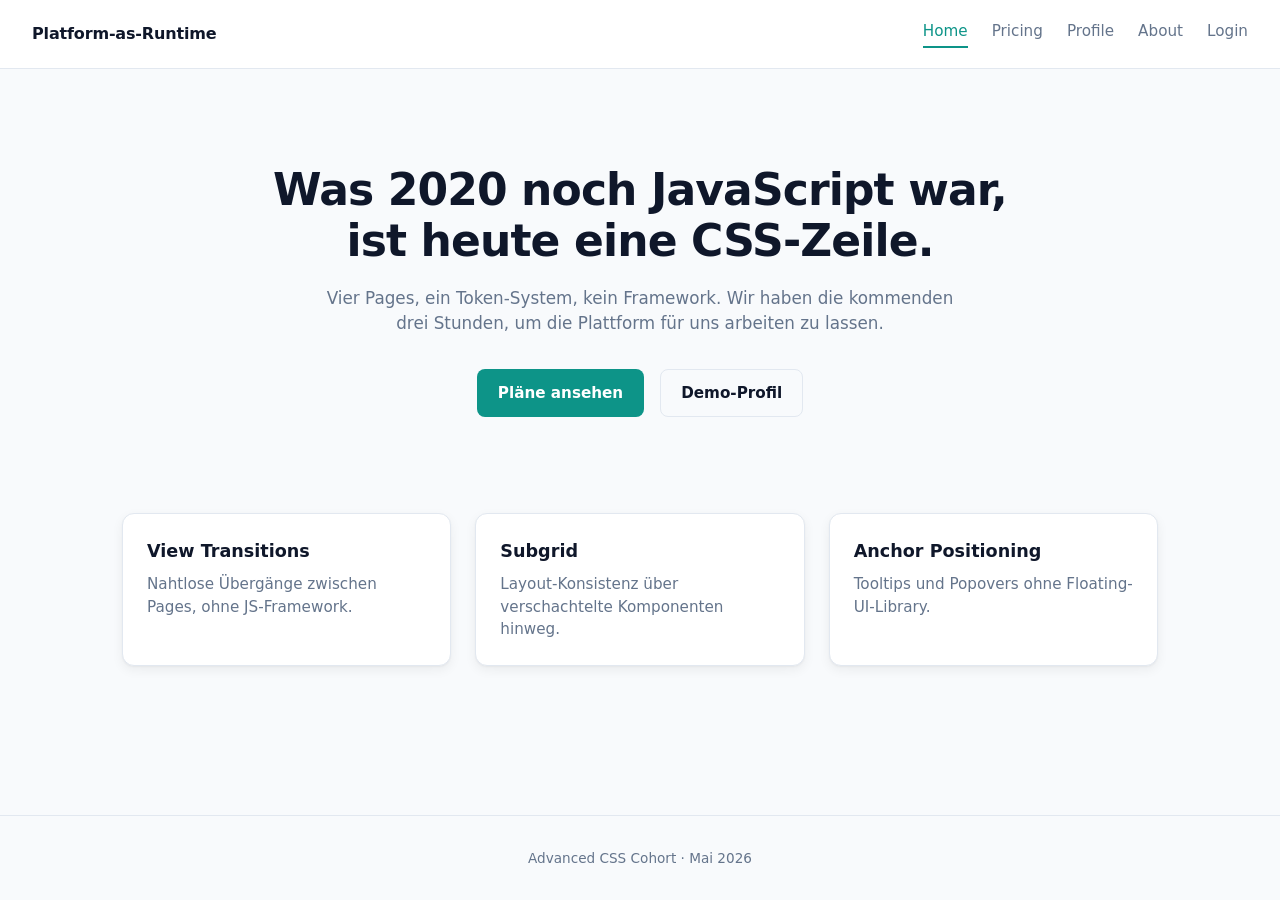
<file: index.html>
<!DOCTYPE html>
<html lang="de">
<head>
  <meta charset="UTF-8">
  <meta name="viewport" content="width=device-width, initial-scale=1.0">
  <title>Platform as Runtime — Home</title>
  <link rel="stylesheet" href="tokens.css">
  <link rel="stylesheet" href="base.css">
  <link rel="stylesheet" href="pages.css">
  <link rel="stylesheet" href="transitions.css">
  <link rel="stylesheet" href="tooltips.css">
</head>
<body>
  <header class="site-nav">
    <a href="index.html" class="brand">Platform-as-Runtime</a>
    <input type="checkbox" id="nav-toggle" class="nav-toggle-input">
    <label for="nav-toggle" class="nav-toggle-label" aria-label="Menü öffnen"><span></span></label>
    <nav>
      <a href="index.html" aria-current="page">Home</a>
      <a href="pricing.html">Pricing</a>
      <a href="profile.html">Profile</a>
      <a href="about.html">About</a>
      <a href="login.html">Login</a>
    </nav>
  </header>

  <main class="page page-home">
    <section class="hero">
      <h1>Was 2020 noch JavaScript war,<br>ist heute eine CSS-Zeile.</h1>
      <p class="lead">
        Vier Pages, ein Token-System, kein Framework. Wir haben die kommenden
        drei Stunden, um die Plattform für uns arbeiten zu lassen.
      </p>
      <div class="cta-row">
        <a href="pricing.html" class="btn btn-primary">Pläne ansehen</a>
        <a href="profile.html" class="btn btn-ghost">Demo-Profil</a>
      </div>
    </section>

    <section class="grid-features">
      <article class="feature-card">
        <h3>View Transitions</h3>
        <p>Nahtlose Übergänge zwischen Pages, ohne JS-Framework.</p>
      </article>
      <article class="feature-card">
        <h3>Subgrid</h3>
        <p>Layout-Konsistenz über verschachtelte Komponenten hinweg.</p>
      </article>
      <article class="feature-card">
        <h3>Anchor Positioning</h3>
        <p>Tooltips und Popovers ohne Floating-UI-Library.</p>
      </article>
    </section>
  </main>

  <footer class="site-footer">
    <p>Advanced CSS Cohort · Mai 2026</p>
  </footer>
</body>
</html>
</file>
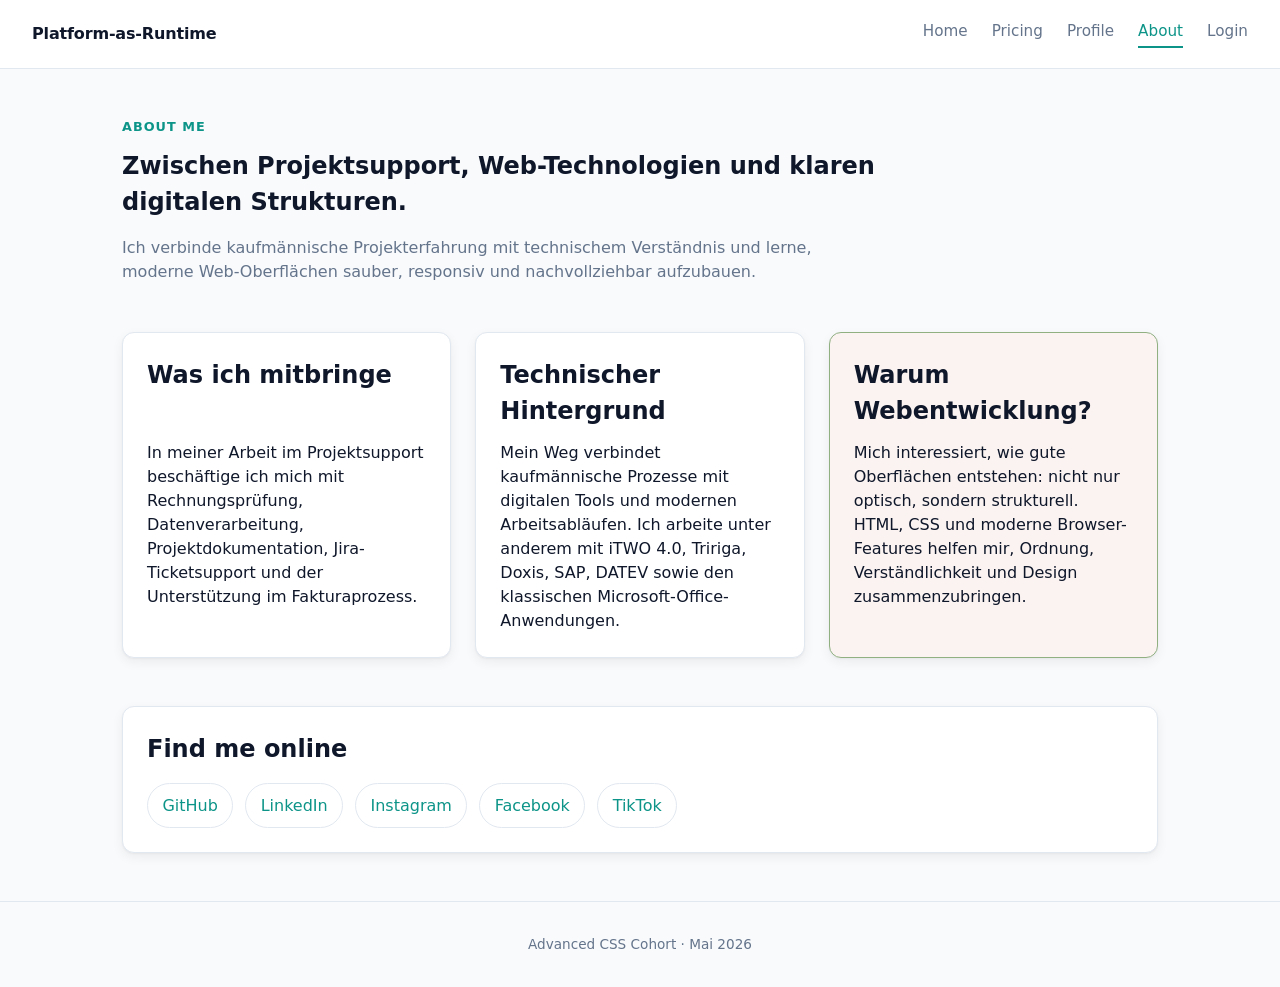
<file: about.html>
<!DOCTYPE html>
<html lang="de">

<head>
    <meta charset="UTF-8">
    <meta name="viewport" content="width=device-width, initial-scale=1.0">
    <title>Platform as Runtime — About</title>

    <link rel="stylesheet" href="tokens.css">
    <link rel="stylesheet" href="base.css">
    <link rel="stylesheet" href="pages.css">
    <link rel="stylesheet" href="transitions.css">
    <link rel="stylesheet" href="tooltips.css">
</head>

<body>
    <header class="site-nav">
        <a href="index.html" class="brand">Platform-as-Runtime</a>

        <input type="checkbox" id="nav-toggle" class="nav-toggle-input">
        <label for="nav-toggle" class="nav-toggle-label" aria-label="Menü öffnen"><span></span></label>

        <nav>
            <a href="index.html">Home</a>
            <a href="pricing.html">Pricing</a>
            <a href="profile.html">Profile</a>
            <a href="about.html" aria-current="page">About</a>
            <a href="login.html">Login</a>
        </nav>
    </header>

    <main class="page page-about">

        <section class="about-hero">
            <p class="eyebrow">About me</p>

            <h1>
                Zwischen Projektsupport, Web-Technologien
                und klaren digitalen Strukturen.
            </h1>

            <p class="lead">
                Ich verbinde kaufmännische Projekterfahrung mit technischem Verständnis
                und lerne, moderne Web-Oberflächen sauber, responsiv und nachvollziehbar
                aufzubauen.
            </p>
        </section>

        <section class="about-grid">

            <article class="about-card">
                <h2>Was ich mitbringe</h2>

                <p>
                    In meiner Arbeit im Projektsupport beschäftige ich mich mit
                    Rechnungsprüfung, Datenverarbeitung, Projektdokumentation,
                    Jira-Ticketsupport und der Unterstützung im Fakturaprozess.
                </p>
            </article>

            <article class="about-card">
                <h2>Technischer Hintergrund</h2>

                <p>
                    Mein Weg verbindet kaufmännische Prozesse mit digitalen Tools
                    und modernen Arbeitsabläufen. Ich arbeite unter anderem mit
                    iTWO 4.0, Tririga, Doxis, SAP, DATEV sowie den klassischen
                    Microsoft-Office-Anwendungen.
                </p>
            </article>

            <article class="about-card about-card-featured">
                <h2>Warum Webentwicklung?</h2>

                <p>
                    Mich interessiert, wie gute Oberflächen entstehen:
                    nicht nur optisch, sondern strukturell.
                    HTML, CSS und moderne Browser-Features helfen mir,
                    Ordnung, Verständlichkeit und Design zusammenzubringen.
                </p>
            </article>

        </section>

        <section class="social-section">
            <h2>Find me online</h2>

            <div class="social-links">
                <a href="https://github.com/Skulli485" target="_blank" rel="noreferrer">
                    GitHub
                </a>

                <a href="https://www.linkedin.com/in/mandy-koch-85b7ab2b9/"
                    target="_blank"
                    rel="noreferrer">
                    LinkedIn
                </a>

                <a href="https://www.instagram.com/mandy.skulli/"
                    target="_blank"
                    rel="noreferrer">
                    Instagram
                </a>

                <a href="https://www.facebook.com/mandy.skulli"
                    target="_blank"
                    rel="noreferrer">
                    Facebook
                </a>

                <a href="https://www.tiktok.com/@skulli2710"
                    target="_blank"
                    rel="noreferrer">
                    TikTok
                </a>
            </div>
        </section>

    </main>

    <footer class="site-footer">
        <p>Advanced CSS Cohort · Mai 2026</p>
    </footer>
</body>

</html>
</file>
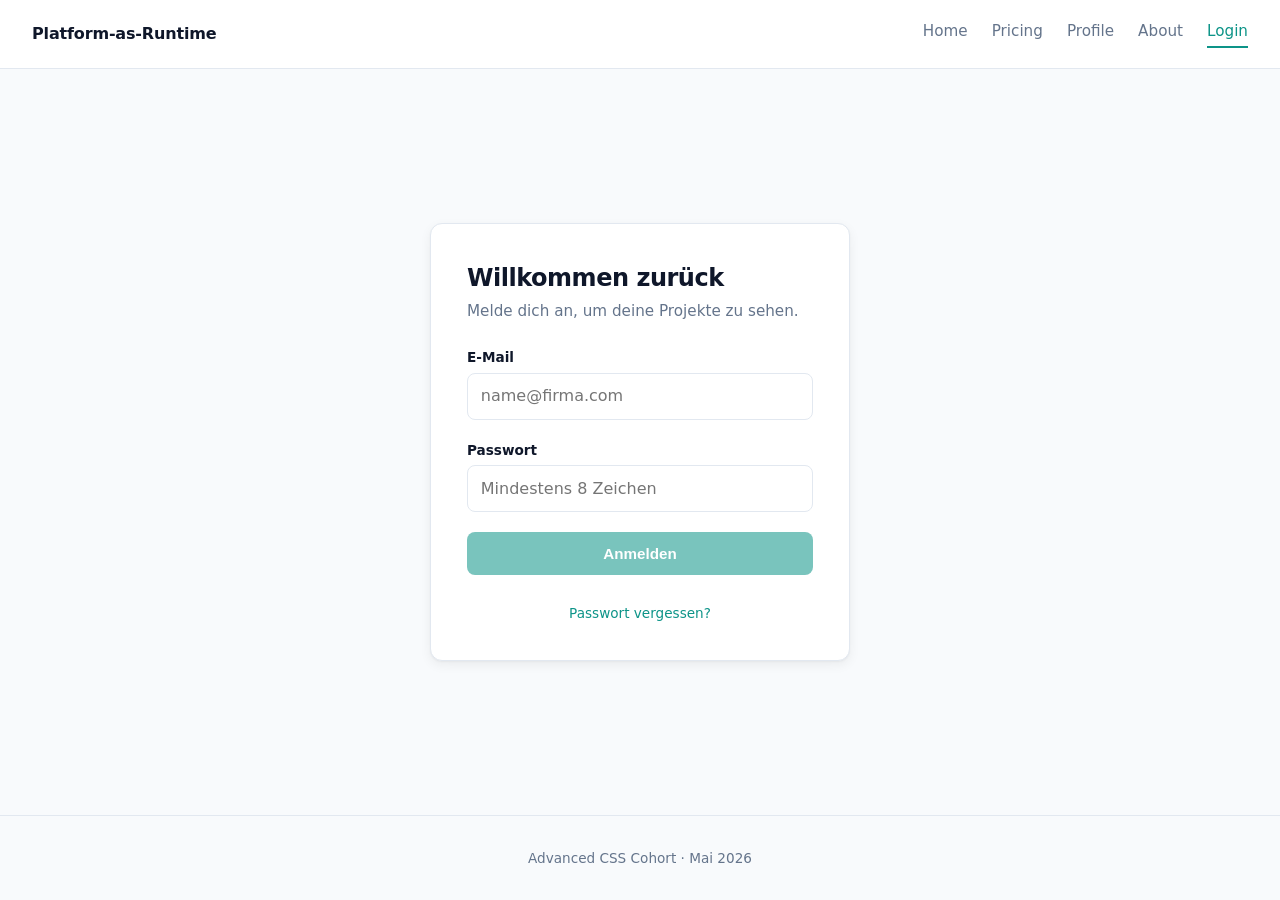
<file: login.html>
<!DOCTYPE html>
<html lang="de">
<head>
  <meta charset="UTF-8">
  <meta name="viewport" content="width=device-width, initial-scale=1.0">
  <title>Platform as Runtime — Login</title>
  <link rel="stylesheet" href="tokens.css">
  <link rel="stylesheet" href="base.css">
  <link rel="stylesheet" href="pages.css">
  <link rel="stylesheet" href="transitions.css">
  <link rel="stylesheet" href="tooltips.css">
</head>
<body>
  <header class="site-nav">
    <a href="index.html" class="brand">Platform-as-Runtime</a>
    <input type="checkbox" id="nav-toggle" class="nav-toggle-input">
    <label for="nav-toggle" class="nav-toggle-label" aria-label="Menü öffnen"><span></span></label>
    <nav>
      <a href="index.html">Home</a>
      <a href="pricing.html">Pricing</a>
      <a href="profile.html">Profile</a>
      <a href="about.html">About</a>
      <a href="login.html" aria-current="page">Login</a>
    </nav>
  </header>

  <main class="page page-login">
    <div class="login-card">
      <h1>Willkommen zurück</h1>
      <p class="subtitle">Melde dich an, um deine Projekte zu sehen.</p>

      <form class="login-form" novalidate>
        <div class="field">
          <label for="email">E-Mail</label>
          <input type="email" id="email" name="email" placeholder="name@firma.com" required>
        </div>

        <div class="field">
          <label for="password">Passwort</label>
          <input type="password" id="password" name="password" placeholder="Mindestens 8 Zeichen" required minlength="8">
        </div>

        <button type="submit" class="btn btn-primary">Anmelden</button>

        <p class="forgot"><a href="#">Passwort vergessen?</a></p>
      </form>
    </div>
  </main>

  <footer class="site-footer">
    <p>Advanced CSS Cohort · Mai 2026</p>
  </footer>
</body>
</html>
</file>
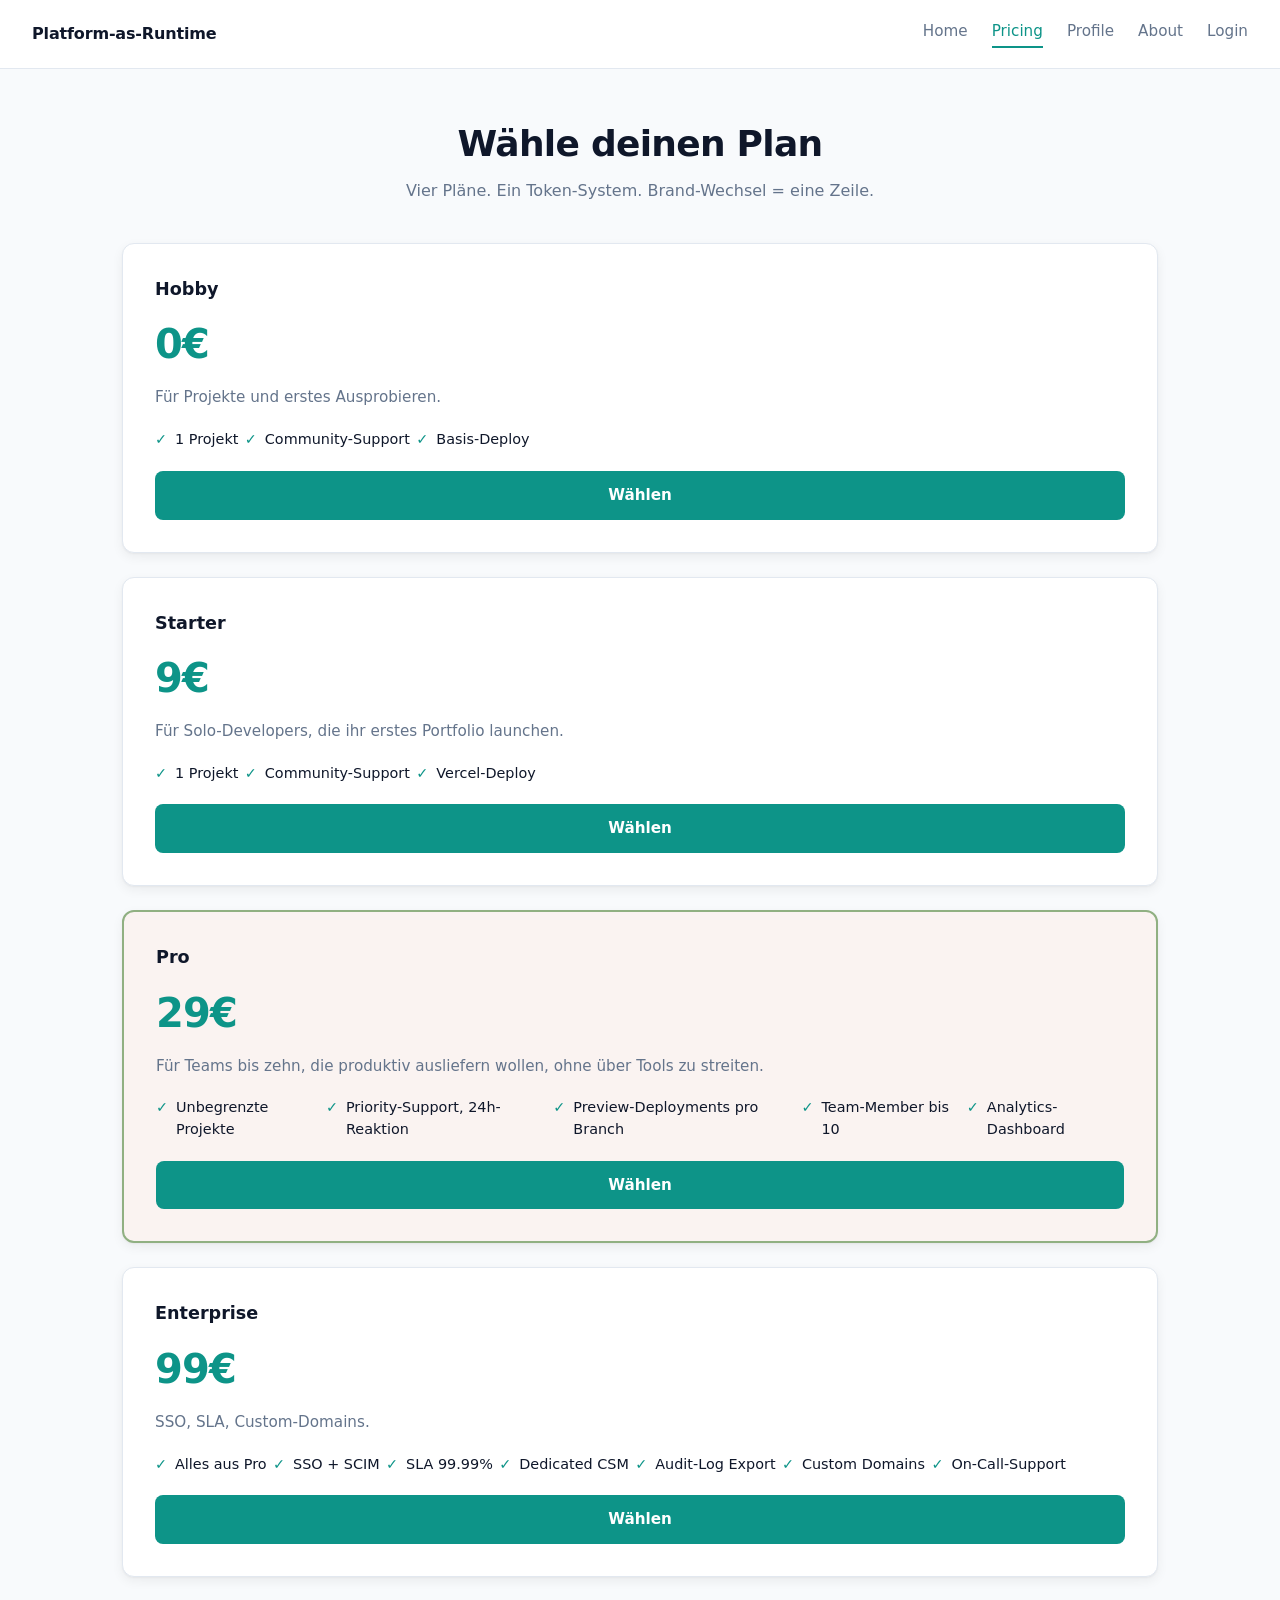
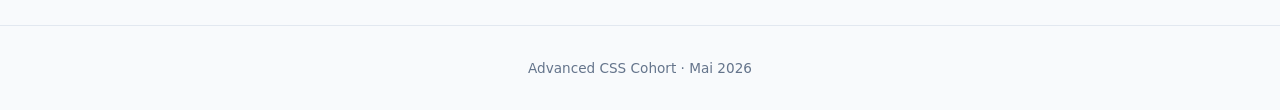
<file: pricing.html>
<!DOCTYPE html>
<html lang="de">

<head>
  <meta charset="UTF-8">
  <meta name="viewport" content="width=device-width, initial-scale=1.0">
  <title>Platform as Runtime — Pricing</title>
  <link rel="stylesheet" href="tokens.css">
  <link rel="stylesheet" href="base.css">
  <link rel="stylesheet" href="pages.css">
  <link rel="stylesheet" href="transitions.css">
  <link rel="stylesheet" href="tooltips.css">
</head>

<body>
  <header class="site-nav">
    <a href="index.html" class="brand">Platform-as-Runtime</a>
    <input type="checkbox" id="nav-toggle" class="nav-toggle-input">
    <label for="nav-toggle" class="nav-toggle-label" aria-label="Menü öffnen"><span></span></label>
    <nav>
      <a href="index.html">Home</a>
      <a href="pricing.html" aria-current="page">Pricing</a>
      <a href="profile.html">Profile</a>
      <a href="about.html">About</a>
      <a href="login.html">Login</a>
    </nav>
  </header>

  <main class="page page-pricing">
    <h1>Wähle deinen Plan</h1>
    <p class="lead">Vier Pläne. Ein Token-System. Brand-Wechsel = eine Zeile.</p>

    <div class="pricing-grid">
      <article class="plan" id="plan-hobby">
        <h2>Hobby</h2>
        <p class="price">0€</p>
        <p class="desc">Für Projekte und erstes Ausprobieren.</p>
        <ul class="features">
          <li>1 Projekt</li>
          <li>Community-Support</li>
          <li>Basis-Deploy</li>
        </ul>
        <a href="login.html" class="btn btn-primary">Wählen</a>
      </article>

      <article class="plan" id="plan-starter">
        <h2>Starter</h2>
        <p class="price">9€</p>
        <p class="desc">Für Solo-Developers, die ihr erstes Portfolio launchen.</p>
        <ul class="features">
          <li>1 Projekt</li>
          <li>Community-Support</li>
          <li>Vercel-Deploy</li>
        </ul>
        <a href="login.html" class="btn btn-primary">Wählen</a>
      </article>

      <article class="plan plan-featured" id="plan-pro">
        <h2>Pro</h2>
        <p class="price">29€</p>
        <p class="desc">Für Teams bis zehn, die produktiv ausliefern wollen, ohne über Tools zu streiten.</p>
        <ul class="features">
          <li>Unbegrenzte Projekte</li>
          <li>Priority-Support, 24h-Reaktion</li>
          <li>Preview-Deployments pro Branch</li>
          <li>Team-Member bis 10</li>
          <li>Analytics-Dashboard</li>
        </ul>
        <a href="login.html" class="btn btn-primary">Wählen</a>
      </article>

      <article class="plan" id="plan-enterprise">
        <h2>Enterprise</h2>
        <p class="price">99€</p>
        <p class="desc">SSO, SLA, Custom-Domains.</p>
        <ul class="features">
          <li>Alles aus Pro</li>
          <li>SSO + SCIM</li>
          <li>SLA 99.99%</li>
          <li>Dedicated CSM</li>
          <li>Audit-Log Export</li>
          <li>Custom Domains</li>
          <li>On-Call-Support</li>
        </ul>
        <a href="login.html" class="btn btn-primary">Wählen</a>
      </article>
    </div>
  </main>

  <footer class="site-footer">
    <p>Advanced CSS Cohort · Mai 2026</p>
  </footer>
</body>

</html>
</file>
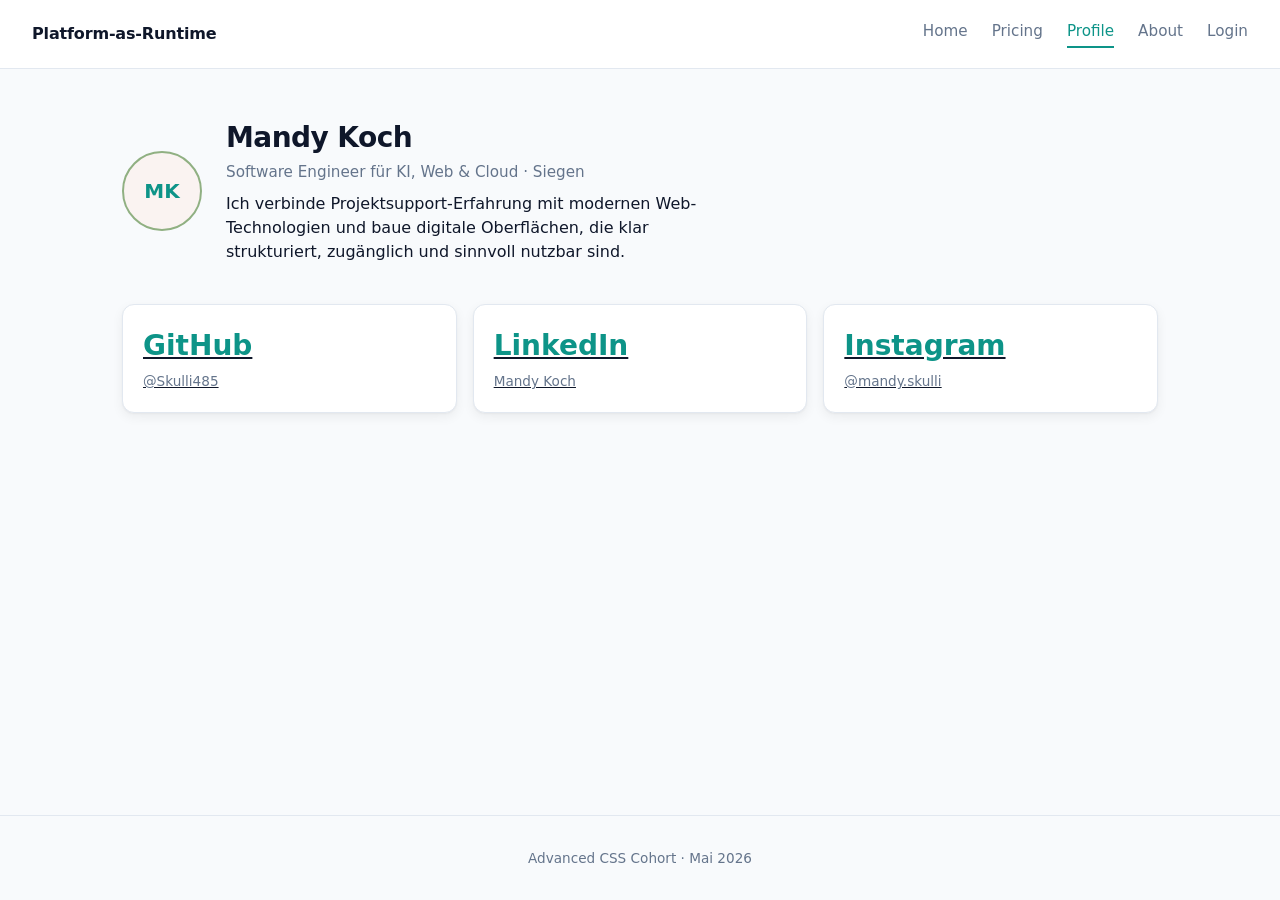
<file: profile.html>
<!DOCTYPE html>
<html lang="de">

<head>
  <meta charset="UTF-8">
  <meta name="viewport" content="width=device-width, initial-scale=1.0">
  <title>Platform as Runtime — Profile</title>
  <link rel="stylesheet" href="tokens.css">
  <link rel="stylesheet" href="base.css">
  <link rel="stylesheet" href="pages.css">
  <link rel="stylesheet" href="transitions.css">
  <link rel="stylesheet" href="tooltips.css">
</head>

<body>
  <header class="site-nav">
    <a href="index.html" class="brand">Platform-as-Runtime</a>
    <input type="checkbox" id="nav-toggle" class="nav-toggle-input">
    <label for="nav-toggle" class="nav-toggle-label" aria-label="Menü öffnen"><span></span></label>
    <nav>
      <a href="index.html">Home</a>
      <a href="pricing.html">Pricing</a>
      <a href="profile.html" aria-current="page">Profile</a>
      <a href="about.html">About</a>
      <a href="login.html">Login</a>
    </nav>
  </header>

  <main class="page page-profile">
    <section class="profile-header">
      <div class="avatar" aria-hidden="true">MK</div>
      <div class="profile-meta">
        <h1>Mandy Koch</h1>
        <p class="role">Software Engineer für KI, Web & Cloud · Siegen</p>
        <p class="bio">
          Ich verbinde Projektsupport-Erfahrung mit modernen Web-Technologien und baue digitale Oberflächen, die klar
          strukturiert, zugänglich und sinnvoll nutzbar sind.
        </p>
      </div>
    </section>

    <section class="stats">
      <a class="stat" href="https://github.com/Skulli485" target="_blank" rel="noreferrer"
        data-tooltip="Meine Projekte, Übungen und Coding-Fortschritte auf GitHub">
        <span class="stat-value">GitHub</span>
        <span class="stat-label">@Skulli485</span>
      </a>

      <a class="stat" href="https://www.linkedin.com/in/mandy-koch-85b7ab2b9/" target="_blank" rel="noreferrer"
        data-tooltip="Mein berufliches Profil und Netzwerk auf LinkedIn">
        <span class="stat-value">LinkedIn</span>
        <span class="stat-label">Mandy Koch</span>
      </a>

      <a class="stat" href="https://www.instagram.com/mandy.skulli/" target="_blank" rel="noreferrer"
        data-tooltip="Kreative Einblicke, Alltag und persönliche Projekte">
        <span class="stat-value">Instagram</span>
        <span class="stat-label">@mandy.skulli</span>
      </a>
    </section>
  </main>

  <footer class="site-footer">
    <p>Advanced CSS Cohort · Mai 2026</p>
  </footer>
</body>

</html>
</file>
<file: tokens.css>
/* ============================================================
   TOKENS.CSS — 3-Layer Token-System
   Layer 1 = Primitives, Layer 2 = Semantic, Layer 3 = Component
   Brand-Wechsel = Layer 2 ändern, alle Layer-3-Werte folgen.
   ============================================================ */

/* LAYER 1 — PRIMITIVES (rohe Werte, niemals direkt in Components) */
:root {
   --slate-50: #f8fafc;
   --slate-100: #f1f5f9;
   --slate-200: #e2e8f0;
   --slate-300: #cbd5e1;
   --slate-500: #64748b;
   --slate-700: #334155;
   --slate-900: #0f172a;
   --indigo-500: #6366f1;
   --rose-500: #f43f5e;
   --amber-600: #d97706;
   --teal-500: #0d9488;
   --white: #ffffff;
   --black: #000000;
}

/* LAYER 2 — SEMANTIC (Bedeutung, nicht Zahl) */
:root {
   --color-brand: var(--teal-500);
   --color-text: var(--slate-900);
   --color-text-muted: var(--slate-500);
   --color-bg: var(--slate-50);
   --color-card: var(--white);
   --color-border: var(--slate-200);
   --color-muted: var(--slate-300);
}

/* LAYER 3 — COMPONENT (color-mix derived, oklch) */
:root {
   --color-featured-tint: color-mix(in oklch, var(--color-brand) 8%, white);
   --color-featured-border: color-mix(in oklch, var(--color-brand) 70%, white);
   --color-button-hover: color-mix(in oklch, var(--color-brand) 85%, black);
   --color-tooltip-bg: var(--slate-900);
   --color-tooltip-text: var(--slate-50);

   --radius-card: 0.75rem;
   --radius-button: 0.5rem;
   --radius-pill: 999px;

   --shadow-card: 0 1px 2px color-mix(in oklch, var(--black) 4%, transparent),
      0 4px 12px color-mix(in oklch, var(--black) 6%, transparent);
}

/* Cascade-Frage:
   1. Auf welcher Ebene ist --color-brand definiert (Layer 1, 2, oder 3)?
      Antwort: --color-brand ist in Layer 2 definiert, weil es ein semantischer Token ist.

   2. Was würde passieren, wenn ich in der .login-card-Regel
      --color-brand neu setze?
      Antwort: Innerhalb der .login-card würden alle Werte, die var(--color-brand) benutzen,
      lokal den neuen Wert übernehmen, inklusive abgeleiteter Component-Tokens wie Hover-Farben,
      sofern sie in diesem Bereich neu berechnet werden.

   3. Wäre das eine gute Idee?
      Antwort: Eher nicht für einen globalen Brand-Wechsel, weil die Marke dann nur lokal
      innerhalb der .login-card überschrieben wird. Besser ist es, --color-brand zentral in Layer 2
      zu ändern, damit das ganze Design-System konsistent bleibt.
*/
</file>
<file: base.css>
/* ============================================================
   BASE.CSS — Reset + Body + Nav + Footer + Buttons
   Wiederverwendbar auf allen Pages.
   ============================================================ */

*,
*::before,
*::after {
  box-sizing: border-box;
  margin: 0;
  padding: 0;
}

html {
  scroll-behavior: smooth;
}

body {
  font-family: system-ui, -apple-system, "Segoe UI", sans-serif;
  background: var(--color-bg);
  color: var(--color-text);
  line-height: 1.5;
  min-height: 100vh;
  display: flex;
  flex-direction: column;
}

/* === Site Navigation (auf allen Pages identisch) === */
/* Specificity: (0, 0, 1, 0) => eine Klasse*/
.site-nav {
  display: flex;
  justify-content: space-between;
  align-items: center;
  padding: 1.25rem 2rem;
  background: var(--color-card);
  border-bottom: 1px solid var(--color-border);
}

.site-nav .brand {
  font-weight: 700;
  font-size: 1rem;
  color: var(--color-text);
  text-decoration: none;
  letter-spacing: -0.01em;
}

/* Specificity: (0, 0, 1, 1) => eine Klasse + ein Type-sector */
.site-nav nav {
  display: flex;
  gap: 1.5rem;
}

/* Specificity: (0, 0, 2, 1) => eine Klasse + 2 Type-sectors */
.site-nav nav a {
  color: var(--color-text-muted);
  text-decoration: none;
  font-size: 0.95rem;
  transition: color 0.15s ease;
}

.site-nav nav a:hover {
  color: var(--color-brand);
}

.site-nav nav a[aria-current="page"] {
  color: var(--color-brand);
  border-bottom: 2px solid var(--color-brand);
  padding-bottom: 0.2rem;
}

/* === Mobile Nav Toggle (CSS-only, kein JS) === */
.nav-toggle-input {
  position: absolute;
  width: 1px;
  height: 1px;
  overflow: hidden;
  opacity: 0;
}

.nav-toggle-label {
  display: none;
}

@media (max-width: 640px) {
  .site-nav {
    position: relative;
  }

  .nav-toggle-label {
    display: inline-flex;
    align-items: center;
    justify-content: center;
    width: 2.25rem;
    height: 2.25rem;
    border: 1px solid var(--color-border);
    border-radius: var(--radius-button);
    cursor: pointer;
  }

  .nav-toggle-label span,
  .nav-toggle-label span::before,
  .nav-toggle-label span::after {
    content: "";
    display: block;
    width: 1rem;
    height: 2px;
    background: var(--color-text);
  }

  .nav-toggle-label span::before {
    transform: translateY(-5px);
  }

  .nav-toggle-label span::after {
    transform: translateY(3px);
  }

  .nav-toggle-input:focus-visible + .nav-toggle-label {
    outline: 3px solid var(--color-featured-border);
    outline-offset: 2px;
  }

  .site-nav nav {
    display: none;
    flex-direction: column;
    gap: 0;
    position: absolute;
    top: 100%;
    left: 1.25rem;
    right: 1.25rem;
    margin-top: 0.5rem;
    padding: 0.5rem;
    background: var(--color-card);
    border: 1px solid var(--color-border);
    border-radius: var(--radius-card);
    box-shadow: var(--shadow-card);
    z-index: 10;
  }

  .site-nav nav a {
    padding: 0.6rem 0.5rem;
  }

  .nav-toggle-input:checked ~ nav {
    display: flex;
  }
}

/* === Main Content === */
.page {
  flex: 1;
  width: 100%;
  max-width: 1100px;
  margin: 0 auto;
  padding: 3rem 2rem;
}

/* === Buttons (geteilt) === */
.btn {
  display: inline-block;
  padding: 0.75rem 1.25rem;
  border-radius: var(--radius-button);
  font-weight: 600;
  font-size: 0.95rem;
  text-decoration: none;
  cursor: pointer;
  border: 1px solid transparent;
  transition: background 0.2s ease, color 0.2s ease, border-color 0.2s ease;
}

.btn-primary {
  background: var(--color-brand);
  color: white;
}

.btn-primary:hover {
  background: var(--color-button-hover);
}

.btn-ghost {
  background: transparent;
  color: var(--color-text);
  border-color: var(--color-border);
}

.btn-ghost:hover {
  border-color: var(--color-brand);
  color: var(--color-brand);
}

.btn:focus-visible {
  outline: 3px solid var(--color-featured-border);
  outline-offset: 2px;
}

/* === Footer === */
.site-footer {
  text-align: center;
  padding: 2rem;
  color: var(--color-text-muted);
  font-size: 0.85rem;
  border-top: 1px solid var(--color-border);
}
</file>
<file: pages.css>
/* ============================================================
   PAGES.CSS — Page-spezifische Styles für alle vier Pages.
   Home, Pricing, Profile, Login.
   ============================================================ */

/* ========== HOME ========== */
.page-home .hero {
  text-align: center;
  padding: 3rem 0 4rem;
}

.page-home .hero>* {
  animation: fade-in-slide linear both;
  animation-timeline: view();
  animation-range: entry 0% entry 30%;
}

@keyframes fade-in-slide {
  from {
    opacity: 0;
    transform: translateY(30px);
  }

  to {
    opacity: 1;
    transform: translateY(0);
  }
}

.page-home h1 {
  font-size: clamp(1.75rem, 4vw, 2.75rem);
  font-weight: 800;
  letter-spacing: -0.02em;
  line-height: 1.15;
}

.page-home .lead {
  margin-top: 1.25rem;
  font-size: 1.05rem;
  color: var(--color-text-muted);
  max-width: 640px;
  margin-left: auto;
  margin-right: auto;
}

.page-home .cta-row {
  margin-top: 2rem;
  display: flex;
  gap: 1rem;
  justify-content: center;
  flex-wrap: wrap;
}

.grid-features {
  display: grid;
  grid-template-columns: repeat(auto-fit, minmax(240px, 1fr));
  gap: 1.5rem;
  margin-top: 2rem;
}

.feature-card {
  background: var(--color-card);
  border: 1px solid var(--color-border);
  border-radius: var(--radius-card);
  padding: 1.5rem;
  box-shadow: var(--shadow-card);
}

.feature-card h3 {
  font-size: 1.1rem;
  font-weight: 700;
  margin-bottom: 0.5rem;
}

.feature-card p {
  color: var(--color-text-muted);
  font-size: 0.95rem;
}

/* ========== PRICING ========== */
.page-pricing h1 {
  text-align: center;
  font-size: 2.25rem;
  font-weight: 800;
  letter-spacing: -0.02em;
}

.page-pricing .lead {
  text-align: center;
  color: var(--color-text-muted);
  margin-top: 0.5rem;
  margin-bottom: 2.5rem;
}

.pricing-grid {
  display: grid;
  grid-template-columns: repeat(auti-fit, minmax(280px, 1fr));
  grid-template-rows: auto auto auto 1fr auto;
  gap: 1.5rem;

  /* === ISSUE #2 — Subgrid kommt hier dazu ===
     Aktuell hat jede Card ihre eigene innere Höhe.
     Cards mit unterschiedlich langen Features-Listen sind
     vertikal nicht aligned. Subgrid auf .plan macht jede Row
     in jeder Card gleich hoch. Code in der Lecture, Block B. */
}

/* Box-Model-Frage: was wäre die tatsächliche Breite einer .plan-Card,
   wenn box-sizing NICHT border-box wäre?
   Antwort: Die Card wäre 66px breiter
   (64px Padding + 2px Border zusätzlich zur eigentlichen Breite). */
.plan {
  background: var(--color-card);
  border: 1px solid var(--color-border);
  border-radius: var(--radius-card);
  padding: 2rem;
  display: grid;
  grid-row: span 5;
  grid-template-rows: subgrid;
  /* flex-direction: column; */
  gap: 0.75rem;
  box-shadow: var(--shadow-card);
}

.plan h2 {
  font-size: 1.1rem;
  font-weight: 700;
}

.plan .price {
  font-size: 2.5rem;
  font-weight: 800;
  color: var(--color-brand);
  letter-spacing: -0.02em;
}

.plan .desc {
  color: var(--color-text-muted);
  font-size: 0.95rem;
}

.plan .features {
  list-style: none;
  display: flex;
  /* flex-direction: column; */
  gap: 0.4rem;
  margin: 0.5rem 0;
  grid-template-columns: repeat(auto-fit, minmax(240px, 1fr));
}

.plan .features li {
  font-size: 0.9rem;
  padding-left: 1.25rem;
  position: relative;
}

.plan .features li::before {
  content: "✓";
  position: absolute;
  left: 0;
  color: var(--color-brand);
  font-weight: 700;
}

.plan .btn {
  text-align: center;
}

.plan-featured {
  background: var(--color-featured-tint);
  border: 2px solid var(--color-featured-border);
}

/* ========== PROFILE ========== */
.page-profile .profile-header {
  display: flex;
  gap: 1.5rem;
  align-items: center;
  margin-bottom: 2.5rem;
}

.avatar {
  width: 80px;
  height: 80px;
  border-radius: 50%;
  background: var(--color-featured-tint);
  border: 2px solid var(--color-featured-border);
  display: grid;
  place-items: center;
  font-weight: 800;
  font-size: 1.25rem;
  color: var(--color-brand);
  flex-shrink: 0;
}

.profile-meta h1 {
  font-size: 1.75rem;
  font-weight: 800;
  letter-spacing: -0.02em;
}

.profile-meta .role {
  color: var(--color-text-muted);
  font-size: 0.95rem;
  margin-top: 0.15rem;
}

.profile-meta .bio {
  margin-top: 0.5rem;
  max-width: 480px;
}

.stats {
  display: grid;
  grid-template-columns: repeat(auto-fit, minmax(140px, 1fr));
  gap: 1rem;
}

.stat {
  background: var(--color-card);
  border: 1px solid var(--color-border);
  border-radius: var(--radius-card);
  padding: 1.25rem;
  display: flex;
  flex-direction: column;
  gap: 0.25rem;
  text-align: left;
  cursor: pointer;
  font: inherit;
  color: inherit;
  box-shadow: var(--shadow-card);
  transition: border-color 0.15s ease;
}

.stat:hover {
  border-color: var(--color-featured-border);
}

.stat-value {
  font-size: 1.75rem;
  font-weight: 800;
  color: var(--color-brand);
}

.stat-label {
  font-size: 0.85rem;
  color: var(--color-text-muted);
}

/* ========== LOGIN ========== */
.page-login {
  display: grid;
  place-items: center;
}

.login-card {
  width: 100%;
  max-width: 420px;
  background: var(--color-card);
  border: 1px solid var(--color-border);
  border-radius: var(--radius-card);
  padding: 2.25rem;
  box-shadow: var(--shadow-card);
}

.login-card h1 {
  font-size: 1.5rem;
  font-weight: 800;
  letter-spacing: -0.02em;
}

.login-card .subtitle {
  color: var(--color-text-muted);
  font-size: 0.95rem;
  margin-top: 0.25rem;
  margin-bottom: 1.5rem;
}

.login-form {
  display: flex;
  flex-direction: column;
  gap: 1.25rem;
}

.field {
  display: flex;
  flex-direction: column;
  gap: 0.35rem;
}

.field label {
  font-size: 0.85rem;
  font-weight: 600;
}

.field input {
  padding: 0.65rem 0.8rem;
  border: 1px solid var(--color-border);
  border-radius: var(--radius-button);
  font: inherit;
  background: var(--color-card);
  transition: border-color 0.15s ease, box-shadow 0.15s ease;
}

.field input:focus {
  outline: none;
  border-color: var(--color-brand);
  box-shadow: 0 0 0 3px var(--color-featured-tint);
}

/* Error-State für Email-Feld: nur wenn nicht leer UND invalid */
.field:has(input:not(:placeholder-shown):invalid) input {
  border-color: var(--color-error, #ef4444);
  animation: color-shift 0.3s ease;
}

.field:has(input:not(:placeholder-shown):invalid) {
  position: relative;
}

.field:has(input:not(:placeholder-shown):invalid)::after {
  content: "✕";
  position: absolute;
  right: 0.75rem;
  top: 1.6rem;
  color: var(--color-error, #ef4444);
  font-size: 0.9rem;
  pointer-events: none;
  animation: fade-in 0.3s ease;
}

@keyframes fade-in {
  from {
    opacity: 0;
    transform: translateY(-2px);
  }

  to {
    opacity: 1;
    transform: translateY(0);
  }
}

@keyframes color-shift {
  from {
    border-color: var(--color-brand);
  }

  to {
    border-color: var(--color-error, #ef4444);
  }
}

.login-form:has(input:placeholder-shown) .btn {
  opacity: 0.55;
  cursor: not-allowed;
}

.forgot {
  text-align: center;
  font-size: 0.85rem;
  margin-top: 0.5rem;
}

.forgot a {
  color: var(--color-brand);
  text-decoration: none;
}

/* ========== ABOUT ========== */
.page-about {
  container-type: inline-size;
}

.about-hero {
  margin-bottom: 3rem;
}

.about-hero .eyebrow {
  color: var(--color-brand);
  font-weight: 700;
  text-transform: uppercase;
  letter-spacing: 0.08em;
  font-size: 0.8rem;
}

.about-hero h1 {
  max-width: 780px;
  margin-top: 0.75rem;
  color: var(--color-text);
}

.about-hero .lead {
  max-width: 720px;
  margin-top: 1rem;
  color: var(--color-text-muted);
}

.about-grid {
  display: grid;
  grid-template-columns: repeat(3, minmax(0, 1fr));
  gap: 1.5rem;
  margin-bottom: 3rem;
}

.about-card {
  display: grid;
  grid-template-rows: subgrid;
  grid-row: span 2;

  gap: 0.75rem;

  padding: 1.5rem;

  background: var(--color-card);

  border: 1px solid var(--color-border);
  border-radius: var(--radius-card);

  box-shadow: var(--shadow-card);
}

.about-card-featured {
  background: var(--color-featured-tint);
  border-color: var(--color-featured-border);
}

.social-section {
  padding: 1.5rem;

  background: var(--color-card);

  border: 1px solid var(--color-border);
  border-radius: var(--radius-card);

  box-shadow: var(--shadow-card);
}

.social-links {
  display: flex;
  flex-wrap: wrap;

  gap: 0.75rem;

  margin-top: 1rem;
}

.social-links a {
  padding: 0.6rem 0.9rem;

  color: var(--color-brand);

  text-decoration: none;

  border: 1px solid var(--color-border);
  border-radius: var(--radius-pill);

  transition:
    background 0.2s ease,
    color 0.2s ease,
    border-color 0.2s ease;
}

.social-links a:hover {
  color: white;

  background: var(--color-brand);

  border-color: var(--color-brand);
}

/* ============================================================
   CONTAINER QUERY
   ============================================================ */

@container (max-width: 760px) {
  .about-grid {
    grid-template-columns: 1fr;
  }
}
</file>
<file: transitions.css>
/* ============================================================
   TRANSITIONS.CSS — View Transitions API
   Diese Datei ist absichtlich fast leer.
   Die Lecture füllt sie zwischen den Markern.

   Issues, die hier gelöst werden:
     · Issue #1 — Page-Transitions zwischen allen vier Pages
     · Issue #4 — view-transition-name Collision (Hyrum's Law)
   ============================================================ */


/* === BEGIN ISSUE #1 — View Transitions Opt-In === */
/*  Wir aktivieren View Transitions als Opt-In für die ganze
    Page. Eine Zeile reicht. Browser ohne Support ignorieren
    es stillschweigend.                                        */
@view-transition {
    navigation:auto;
}


/* === END ISSUE #1 === */


/* === BEGIN ISSUE #1 — Custom Animation für Page-Wechsel === */
/*  Default-Transition ist ein Crossfade. Wir bauen ein leichtes
    Slide-In, das sich nach Linear/Vercel anfühlt.             */
::view-transition-old(root){
    animation: 250ms cubic-bezier(0.4, 0, 0.2, 1) both fade-slide-out;
}

::view-transition-new(root){
    animation: 250ms cubic-bezier(0.4, 0, 0.2, 1) both fade-slide-in;
}

@keyframes fade-slide-out{
    to{
        opacity: 0;
        transform: translateY(-8px);
    }
}

@keyframes fade-slide-in {
    from{
        opacity: 0;
        transform: translateY(8px);
    }
}


/* === END ISSUE #1 === */


/* === BEGIN ISSUE #4 — Eindeutige Transition-Names === */
/*  Wenn mehrere Elemente auf zwei Pages denselben
    view-transition-name haben, wirft der Browser einen Fehler.
    Wir geben jeder Pricing-Card einen eindeutigen Name.       */



/* === END ISSUE #4 === */

/* Naming Convestion support to article id´s & adding smooth transition */

#plan-hobby{
    view-transition-name: --plan-hobby;
}
#plan-starter{
    view-transition-name: --plan-starter;
}
#plan-pro{
    view-transition-name: --plan-pro;
}
#plan-enterprise{
    view-transition-name: --plan-enterprise;
    }
</file>
<file: tooltips.css>
/* ============================================================
   TOOLTIPS.CSS — Anchor Positioning API
   Diese Datei ist absichtlich fast leer.
   Die Lecture füllt sie zwischen den Markern.

   Issue, das hier gelöst wird:
     · Issue #3 — Tooltips auf Profile-Stats ohne JS-Library
   ============================================================ */
@supports(anchor-name: --x) {
    /* Alle Styles in diesem Block laufen nur in Browsern, die die Anchor Positioning API unterstützen. */


.start {
    anchor-name: --stat;
    position: relative;
    /*Dies ist fur anchro positioning NICHT gebraucht, 
    sonderen gilt als sicherheits netz falls der browser AP noch nicht 
    unterstutzt*/
}

.start[data-tooltip]::after {
    content: attr(data-tooltip);
    position: absolute;
    position-anchor: --stat;
    bottom: anchor(top);
    left: anchor(center);
    translate: -50% -8px;
    white-space: nowrap;
    pointer-events: none;
}

/* === BEGIN ISSUE #3 — Anchor Setup === */
/*  Jede .stat wird zu einem Anker, an dem ein Tooltip hängt.
    Wir benutzen anchor-name, position-anchor und das
    ::after-Pseudo-Element für den Tooltip-Inhalt.            */



/* === END ISSUE #3 === */


/* === BEGIN ISSUE #3 — Tooltip Visual + Position === */
/*  Tooltip ist standardmäßig versteckt. Auf :hover und :focus
    erscheint er, positioniert über dem Anker.                */

.start[data-tooltip]::after {
    background: var(--color-tooltip-bg);
    color: var(--color-tooltip-text);
    font-size: 0.8rem;
    font-weight: 500;
    padding: 0.4rem 0.65rem;
    border-radius: var(--radius-button);
    box-shadow: var(--shadow-card);
    opacity: 0;
    translate: -50% 0px;
    transition: opacity 0.15s ease, translate 0.15s ease;
}

.stat:hover::after,
.stat:focus-visible::after {
    opacity: 1;
    translate: -50% -8px;
}}


/* === END ISSUE #3 === */


/* === BEGIN ISSUE #5 — @supports Fallback === */
/*  Anchor Positioning läuft Mai 2026 nur in Chromium-Browsern.
    Firefox + Safari sehen einen einfachen, statischen Fallback.
    Das gehört in @supports, damit moderne Browser den Block
    sehen, ältere ihn überspringen.                            */



/* === END ISSUE #5 === */
</file>
